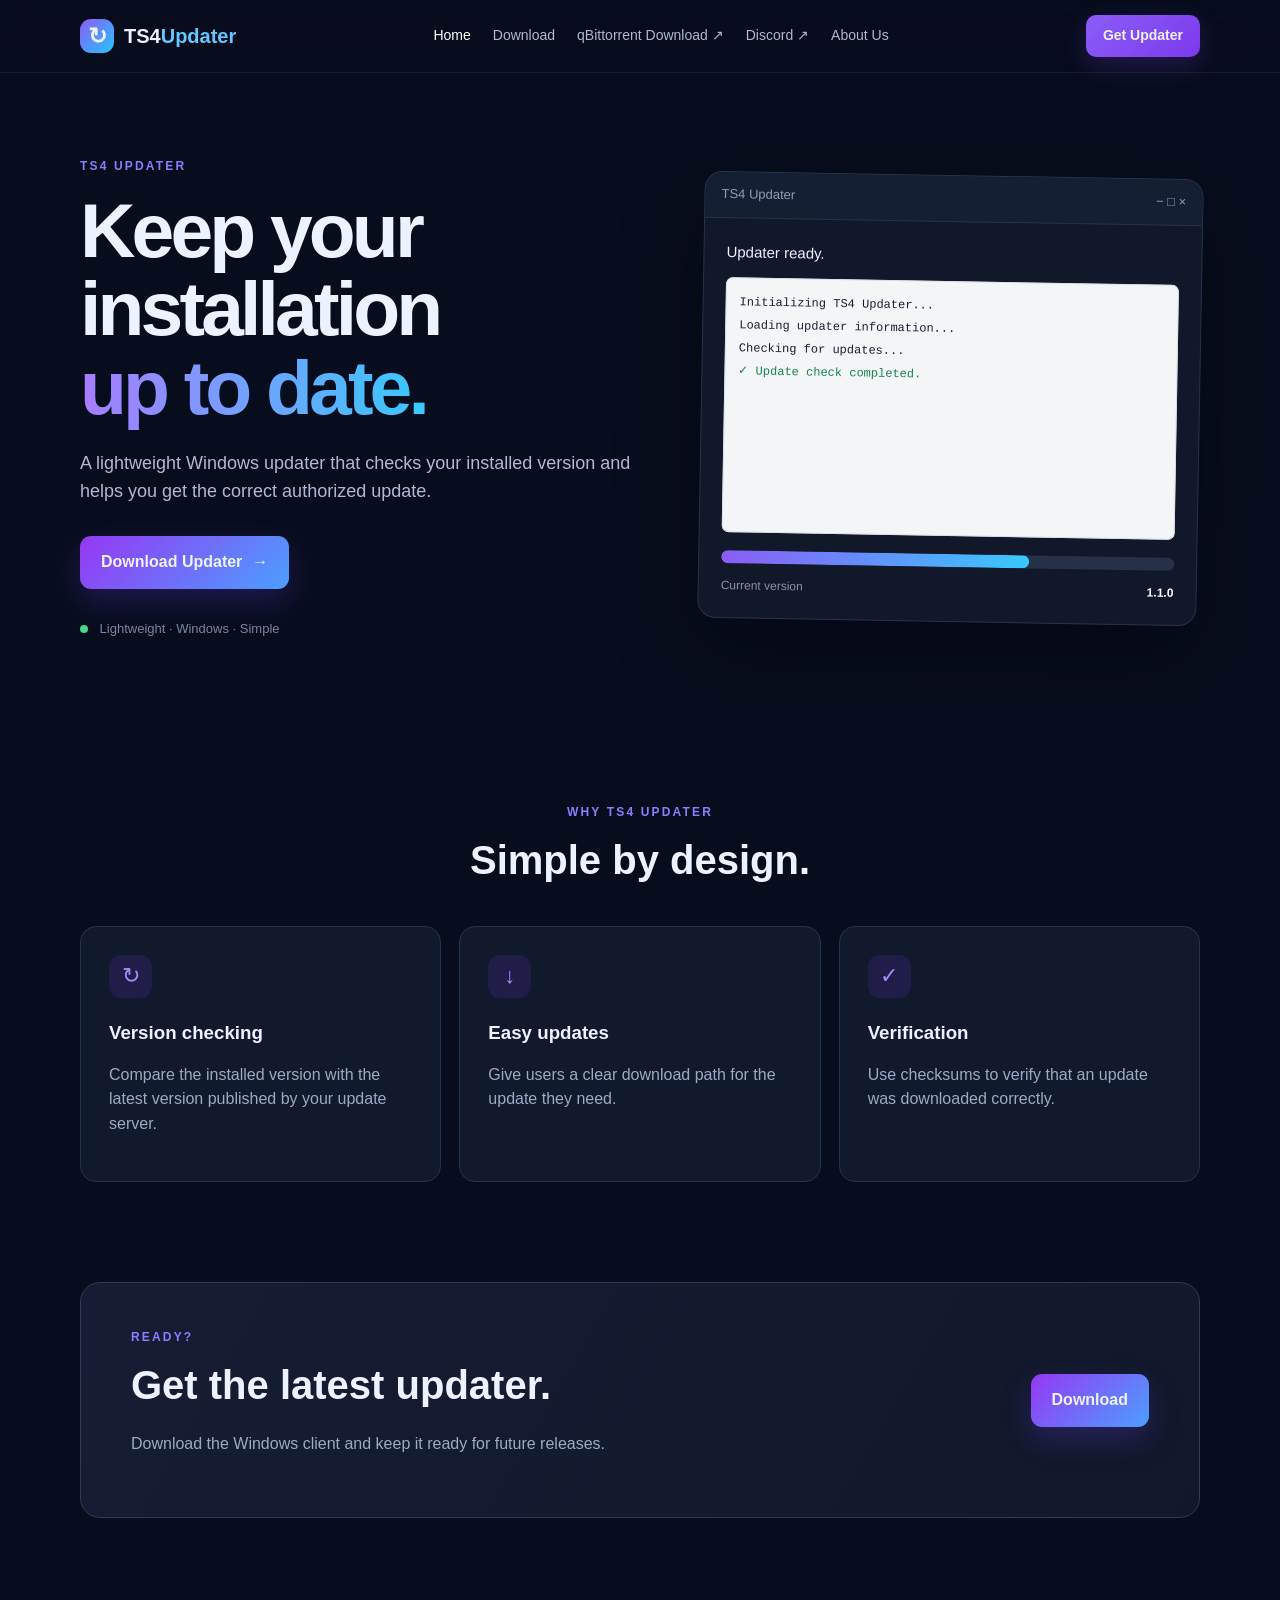
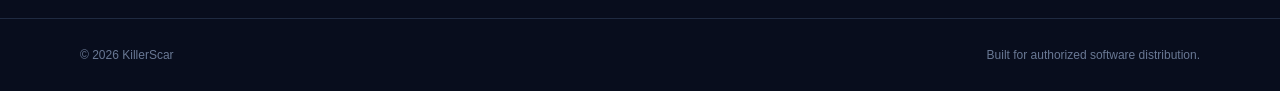
<file: index.html>
<!doctype html>
<html lang="en">
<head>
  <meta charset="utf-8">
  <meta name="viewport" content="width=device-width, initial-scale=1">
  <title>TS4 Updater — Home</title>
  <meta name="description" content="TS4 Updater official website.">
  <link rel="stylesheet" href="styles.css">
</head>

<body>

<header class="nav-wrap">
  <nav class="nav container">

    <a class="brand" href="index.html">
      <span class="brand-mark">↻</span>
      <span>TS4<span>Updater</span></span>
    </a>

    <div class="nav-links">

      <a class="active" href="index.html">
        Home
      </a>

      <a href="download.html">
        Download
      </a>

      <a
        href="https://www.qbittorrent.org/download"
        target="_blank"
        rel="noopener">
        qBittorrent Download ↗
      </a>

      <a
        href="https://discord.gg/ZQXSDVABm7"
        target="_blank"
        rel="noopener">
        Discord ↗
      </a>

      <a href="about.html">
        About Us
      </a>

    </div>

    <a class="nav-button" href="download.html">
      Get Updater
    </a>

  </nav>
</header>


<main>

  <!-- HERO -->
  <section class="hero container">

    <div class="hero-copy">

      <div class="eyebrow">
        TS4 UPDATER
      </div>

      <h1>
        Keep your installation
        <br>
        <span>up to date.</span>
      </h1>

      <p>
        A lightweight Windows updater that checks your installed version
        and helps you get the correct authorized update.
      </p>

      <div class="hero-actions">

        <a class="button primary" href="download.html">
          Download Updater
          <span>→</span>
        </a>

      </div>

      <div class="mini-note">
        <span class="dot"></span>
        Lightweight · Windows · Simple
      </div>

    </div>


    <div class="hero-card">

      <div class="window-top">
        <span>TS4 Updater</span>
        <span>− □ ×</span>
      </div>

      <div class="window-body">

        <div class="window-status">
          Updater ready.
        </div>

        <div class="log">

          <div>
            Initializing TS4 Updater...
          </div>

          <div>
            Loading updater information...
          </div>

          <div>
            Checking for updates...
          </div>

          <div class="success">
            ✓ Update check completed.
          </div>

        </div>

        <div class="progress">
          <span></span>
        </div>

        <div class="version-line">
          <span>Current version</span>
          <b>1.1.0</b>
        </div>

      </div>

    </div>

  </section>


  <!-- FEATURES -->
  <section class="features container">

    <div class="section-heading">

      <div class="eyebrow">
        WHY TS4 UPDATER
      </div>

      <h2>
        Simple by design.
      </h2>

    </div>


    <div class="feature-grid">

      <article class="feature">

        <div class="icon">
          ↻
        </div>

        <h3>
          Version checking
        </h3>

        <p>
          Compare the installed version with the latest version
          published by your update server.
        </p>

      </article>


      <article class="feature">

        <div class="icon">
          ↓
        </div>

        <h3>
          Easy updates
        </h3>

        <p>
          Give users a clear download path for the update they need.
        </p>

      </article>


      <article class="feature">

        <div class="icon">
          ✓
        </div>

        <h3>
          Verification
        </h3>

        <p>
          Use checksums to verify that an update was downloaded correctly.
        </p>

      </article>

    </div>

  </section>


  <!-- CTA -->
  <section class="cta container">

    <div>

      <div class="eyebrow">
        READY?
      </div>

      <h2>
        Get the latest updater.
      </h2>

      <p>
        Download the Windows client and keep it ready for future releases.
      </p>

    </div>

    <a class="button primary" href="download.html">
      Download
    </a>

  </section>

</main>


<!-- FOOTER -->
<footer>

  <div class="container footer">

    <span>
      © 2026 KillerScar
    </span>

    <span>
      Built for authorized software distribution.
    </span>

  </div>

</footer>

</body>
</html>
</file>
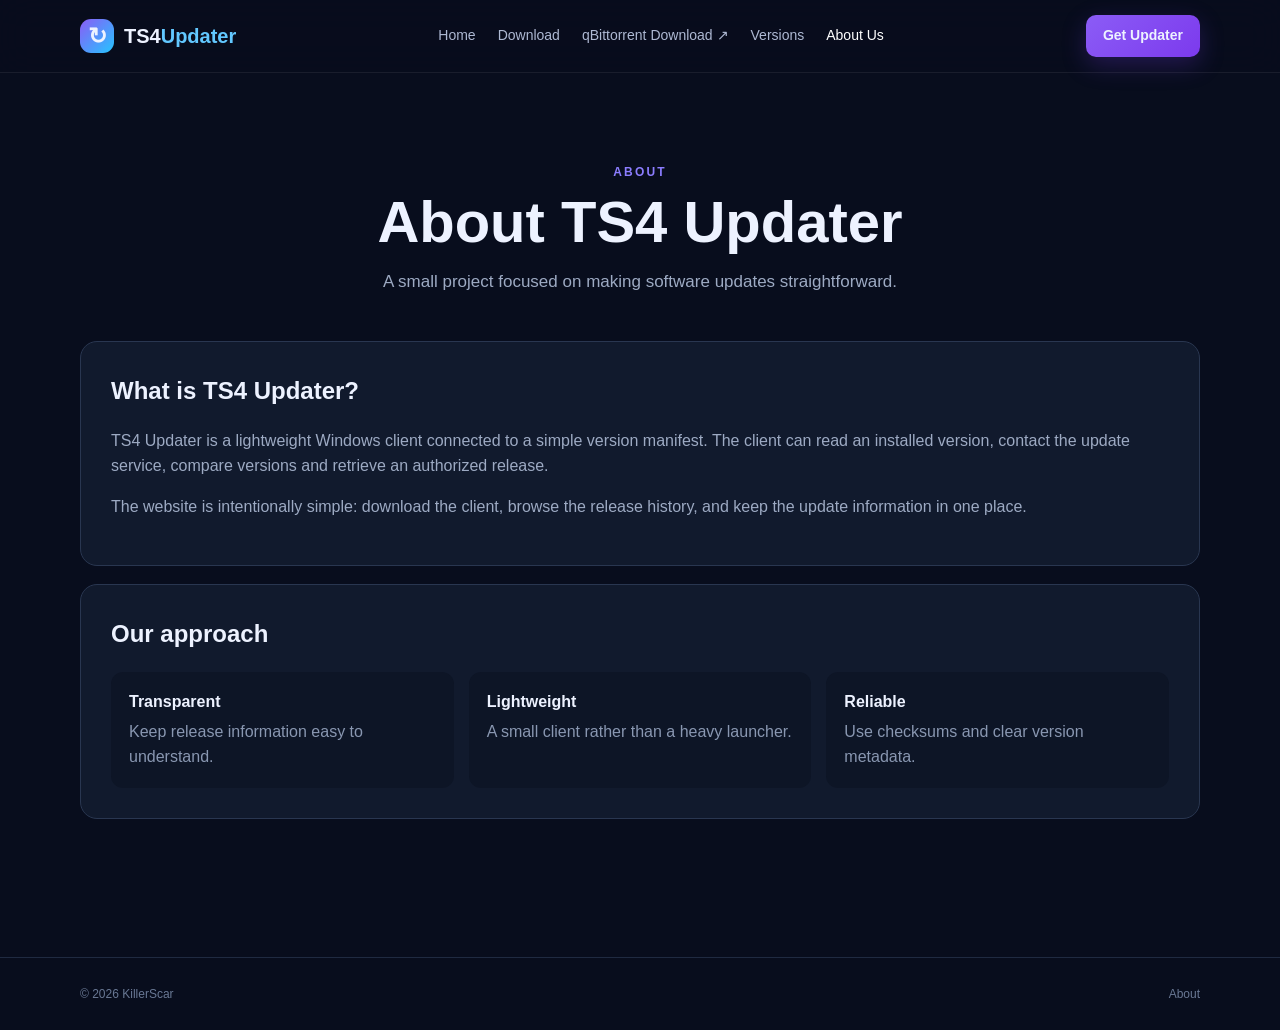
<file: about.html>
<!doctype html>
<html lang="en">
<head>
  <meta charset="utf-8">
  <meta name="viewport" content="width=device-width, initial-scale=1">
  <title>About Us — TS4 Updater</title>
  <link rel="stylesheet" href="styles.css">
</head>
<body>
<header class="nav-wrap"><nav class="nav container">
  <a class="brand" href="index.html"><span class="brand-mark">↻</span><span>TS4<span>Updater</span></span></a>
  <div class="nav-links">
    <a href="index.html">Home</a><a href="download.html">Download</a>
    <a href="https://www.qbittorrent.org/download" target="_blank" rel="noopener">qBittorrent Download ↗</a>
    <a href="versions.html">Versions</a><a class="active" href="about.html">About Us</a>
  </div>
  <a class="nav-button" href="download.html">Get Updater</a>
</nav></header>

<main class="page container">
  <div class="page-heading"><div class="eyebrow">ABOUT</div><h1>About TS4 Updater</h1><p>A small project focused on making software updates straightforward.</p></div>
  <section class="about-card">
    <h2>What is TS4 Updater?</h2>
    <p>TS4 Updater is a lightweight Windows client connected to a simple version manifest. The client can read an installed version, contact the update service, compare versions and retrieve an authorized release.</p>
    <p>The website is intentionally simple: download the client, browse the release history, and keep the update information in one place.</p>
  </section>
  <section class="about-card">
    <h2>Our approach</h2>
    <div class="about-points"><div><b>Transparent</b><span>Keep release information easy to understand.</span></div><div><b>Lightweight</b><span>A small client rather than a heavy launcher.</span></div><div><b>Reliable</b><span>Use checksums and clear version metadata.</span></div></div>
  </section>
</main>
<footer><div class="container footer"><span>© 2026 KillerScar</span><span>About</span></div></footer>
</body>
</html>
</file>
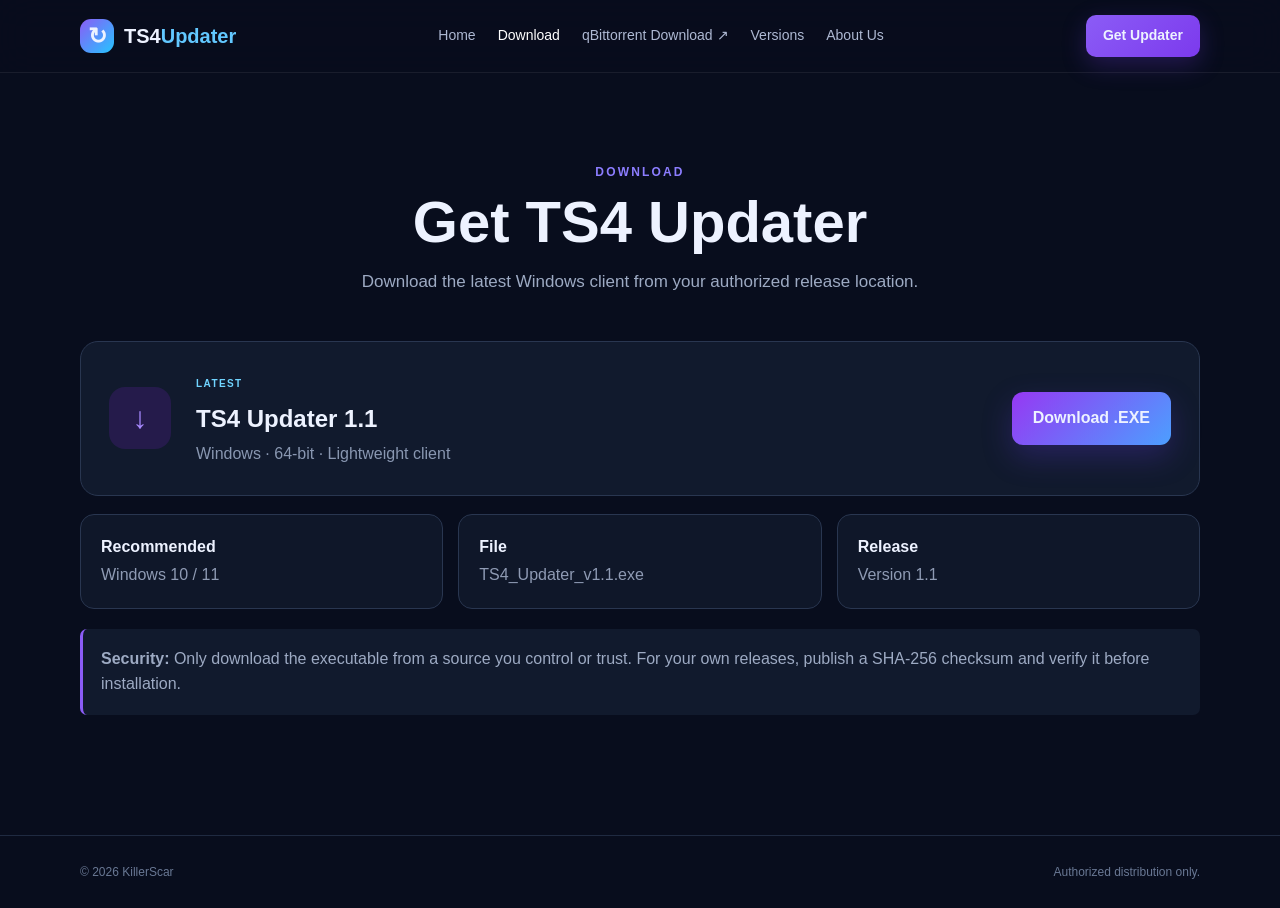
<file: download.html>
<!doctype html>
<html lang="en">

<head>
  <meta charset="utf-8">
  <meta name="viewport" content="width=device-width, initial-scale=1">

  <title>Download — TS4 Updater</title>

  <link rel="stylesheet" href="styles.css">
</head>

<body>

<header class="nav-wrap">

  <nav class="nav container">

    <a class="brand" href="index.html">
      <span class="brand-mark">↻</span>
      <span>TS4<span>Updater</span></span>
    </a>

    <div class="nav-links">

      <a href="index.html">
        Home
      </a>

      <a class="active" href="download.html">
        Download
      </a>

      <a
        href="https://www.qbittorrent.org/download"
        target="_blank"
        rel="noopener"
      >
        qBittorrent Download ↗
      </a>

      <a href="versions.html">
        Versions
      </a>

      <a href="about.html">
        About Us
      </a>

    </div>

    <a class="nav-button" href="download.html">
      Get Updater
    </a>

  </nav>

</header>


<main class="page container">

  <div class="page-heading">

    <div class="eyebrow">
      DOWNLOAD
    </div>

    <h1>
      Get TS4 Updater
    </h1>

    <p>
      Download the latest Windows client from your authorized release location.
    </p>

  </div>


  <section class="download-card">

    <div class="download-icon">
      ↓
    </div>


    <div class="download-info">

      <div class="badge">
        LATEST
      </div>

      <h2>
        TS4 Updater
        <span id="latestVersion">
          Loading...
        </span>
      </h2>

      <p>
        Windows · 64-bit · Lightweight client
      </p>

    </div>


    <a
      class="button primary"
      id="downloadButton"
      href="#"
    >
      Download .EXE
    </a>

  </section>


  <div class="info-grid">


    <div class="info-box">

      <b>
        Recommended
      </b>

      <span>
        Windows 10 / 11
      </span>

    </div>


    <div class="info-box">

      <b>
        File
      </b>

      <span id="latestFile">
        Loading...
      </span>

    </div>


    <div class="info-box">

      <b>
        Release
      </b>

      <span id="releaseDate">
        Latest
      </span>

    </div>


  </div>


  <div class="notice">

    <b>
      Security:
    </b>

    Only download the executable from a source you control or trust.
    For your own releases, publish a SHA-256 checksum and verify it before installation.

  </div>

</main>


<footer>

  <div class="container footer">

    <span>
      © 2026 KillerScar
    </span>

    <span>
      Authorized distribution only.
    </span>

  </div>

</footer>


<script src="app.js"></script>

</body>

</html>
</file>
<file: styles.css>
*{box-sizing:border-box}html{scroll-behavior:smooth}body{margin:0;background:#080d1d;color:#edf2ff;font-family:Inter,Segoe UI,Arial,sans-serif;line-height:1.55}a{color:inherit;text-decoration:none}.container{width:min(1120px,calc(100% - 40px));margin:auto}.nav-wrap{position:sticky;top:0;z-index:10;background:rgba(8,13,29,.88);backdrop-filter:blur(18px);border-bottom:1px solid rgba(255,255,255,.07)}.nav{height:72px;display:flex;align-items:center;gap:28px}.brand{display:flex;align-items:center;gap:10px;font-weight:800;font-size:20px;white-space:nowrap}.brand>span:last-child>span{color:#62c8ff}.brand-mark{width:34px;height:34px;border-radius:11px;display:grid;place-items:center;background:linear-gradient(135deg,#8b5cf6,#25c5ff);font-size:23px;font-weight:900}.nav-links{display:flex;align-items:center;justify-content:center;gap:22px;flex:1;font-size:14px;color:#aeb9d3}.nav-links a:hover,.nav-links .active{color:#fff}.nav-button{padding:10px 17px;border-radius:10px;background:linear-gradient(135deg,#8b5cf6,#7c3aed);font-weight:700;font-size:14px;white-space:nowrap;box-shadow:0 8px 25px rgba(124,58,237,.25)}.hero{min-height:650px;display:grid;grid-template-columns:1.05fr .95fr;gap:70px;align-items:center}.eyebrow{font-size:12px;letter-spacing:.18em;color:#8c7dff;font-weight:800}.hero h1{font-size:clamp(48px,6vw,78px);line-height:1.02;margin:15px 0 24px;letter-spacing:-.05em}.hero h1 span{background:linear-gradient(90deg,#a77cff,#38c9ff);-webkit-background-clip:text;background-clip:text;color:transparent}.hero p{font-size:18px;color:#aeb9d3;max-width:600px}.hero-actions{display:flex;gap:12px;margin:30px 0}.button{display:inline-flex;align-items:center;justify-content:center;gap:10px;padding:14px 21px;border-radius:11px;font-weight:750}.primary{background:linear-gradient(135deg,#9638f3,#4c9fff);box-shadow:0 12px 30px rgba(104,58,237,.25)}.secondary{border:1px solid #2a3651;background:#111a2d;color:#dbe5fa}.mini-note{font-size:13px;color:#7887a6}.dot{display:inline-block;width:8px;height:8px;border-radius:50%;background:#46d58b;margin-right:8px}.hero-card{border:1px solid #26334d;border-radius:18px;background:#10182a;box-shadow:0 30px 80px rgba(0,0,0,.35);overflow:hidden;transform:rotate(1deg)}.window-top{height:46px;padding:0 16px;display:flex;align-items:center;justify-content:space-between;background:#151f34;color:#8f9bb4;font-size:13px;border-bottom:1px solid #25314a}.window-body{padding:22px}.window-status{color:#eaf1ff;font-size:15px;margin-bottom:14px}.log{height:255px;background:#f4f5f7;color:#172033;border-radius:7px;padding:14px;font-family:Consolas,monospace;font-size:12px;line-height:1.9;box-shadow:inset 0 0 0 1px #d9dde5}.log .success{color:#16834b}.progress{height:13px;border-radius:99px;background:#263149;margin-top:18px;overflow:hidden}.progress span{display:block;width:68%;height:100%;background:linear-gradient(90deg,#8b5cf6,#38c9ff);border-radius:99px}.version-line{display:flex;justify-content:space-between;color:#8794ad;font-size:12px;margin-top:13px}.version-line b{color:#fff}.features{padding:80px 0}.section-heading{text-align:center;margin-bottom:35px}.section-heading h2,.cta h2{font-size:40px;margin:7px 0}.feature-grid{display:grid;grid-template-columns:repeat(3,1fr);gap:18px}.feature{padding:28px;border:1px solid #25324c;border-radius:16px;background:#111a2d}.icon{width:43px;height:43px;border-radius:12px;display:grid;place-items:center;background:#201d48;color:#a88aff;font-size:22px}.feature h3{margin:20px 0 7px}.feature p,.about-card p{color:#9daac3}.cta{margin:20px auto 100px;padding:45px 50px;border-radius:20px;border:1px solid #303b57;background:linear-gradient(120deg,#151d34,#10182a);display:flex;justify-content:space-between;align-items:center}.cta p{color:#9daac3}.page{padding:90px 0 120px;min-height:calc(100vh - 145px)}.page-heading{text-align:center;max-width:760px;margin:0 auto 45px}.page-heading h1{font-size:58px;line-height:1.05;margin:10px 0 15px}.page-heading p{color:#9daac3;font-size:17px}.download-card{display:flex;align-items:center;gap:25px;padding:28px;border:1px solid #293650;background:#111a2d;border-radius:18px}.download-icon{width:62px;height:62px;border-radius:16px;background:#251b4b;color:#a88aff;display:grid;place-items:center;font-size:30px}.download-info{flex:1}.download-info h2{margin:5px 0}.download-info p{margin:0;color:#8997b1}.badge{display:inline-block;font-size:10px;letter-spacing:.14em;font-weight:800;color:#70d4ff}.info-grid{display:grid;grid-template-columns:repeat(3,1fr);gap:15px;margin-top:18px}.info-box{padding:20px;border:1px solid #293650;border-radius:14px;background:#0f1729}.info-box b,.info-box span{display:block}.info-box span{color:#8f9bb4;margin-top:4px}.notice{margin-top:20px;padding:18px;border-left:3px solid #8b5cf6;background:#111a2d;color:#9daac3;border-radius:7px}.versions-list{display:grid;gap:14px}.version{display:flex;align-items:center;gap:20px;padding:22px 25px;border:1px solid #293650;background:#111a2d;border-radius:15px}.version-number{font-size:20px;font-weight:800;min-width:150px}.version-meta{flex:1;color:#8997b1}.version-tag{font-size:11px;color:#70d4ff;letter-spacing:.12em}.about-card{padding:30px;border:1px solid #293650;background:#111a2d;border-radius:17px;margin-bottom:18px}.about-card h2{margin-top:0}.about-points{display:grid;grid-template-columns:repeat(3,1fr);gap:15px}.about-points div{padding:18px;border-radius:12px;background:#0d1526}.about-points b,.about-points span{display:block}.about-points span{color:#8997b1;margin-top:5px}code{background:#141e32;padding:3px 7px;border-radius:6px;color:#8fdcff}footer{border-top:1px solid #1f2a41}.footer{height:72px;display:flex;justify-content:space-between;align-items:center;color:#697894;font-size:12px}@media(max-width:900px){.nav-links{display:none}.hero{grid-template-columns:1fr;gap:35px;padding:70px 0}.feature-grid,.info-grid,.about-points{grid-template-columns:1fr}.cta{gap:25px;align-items:flex-start;flex-direction:column}.download-card{flex-wrap:wrap}.page-heading h1{font-size:45px}}
</file>
